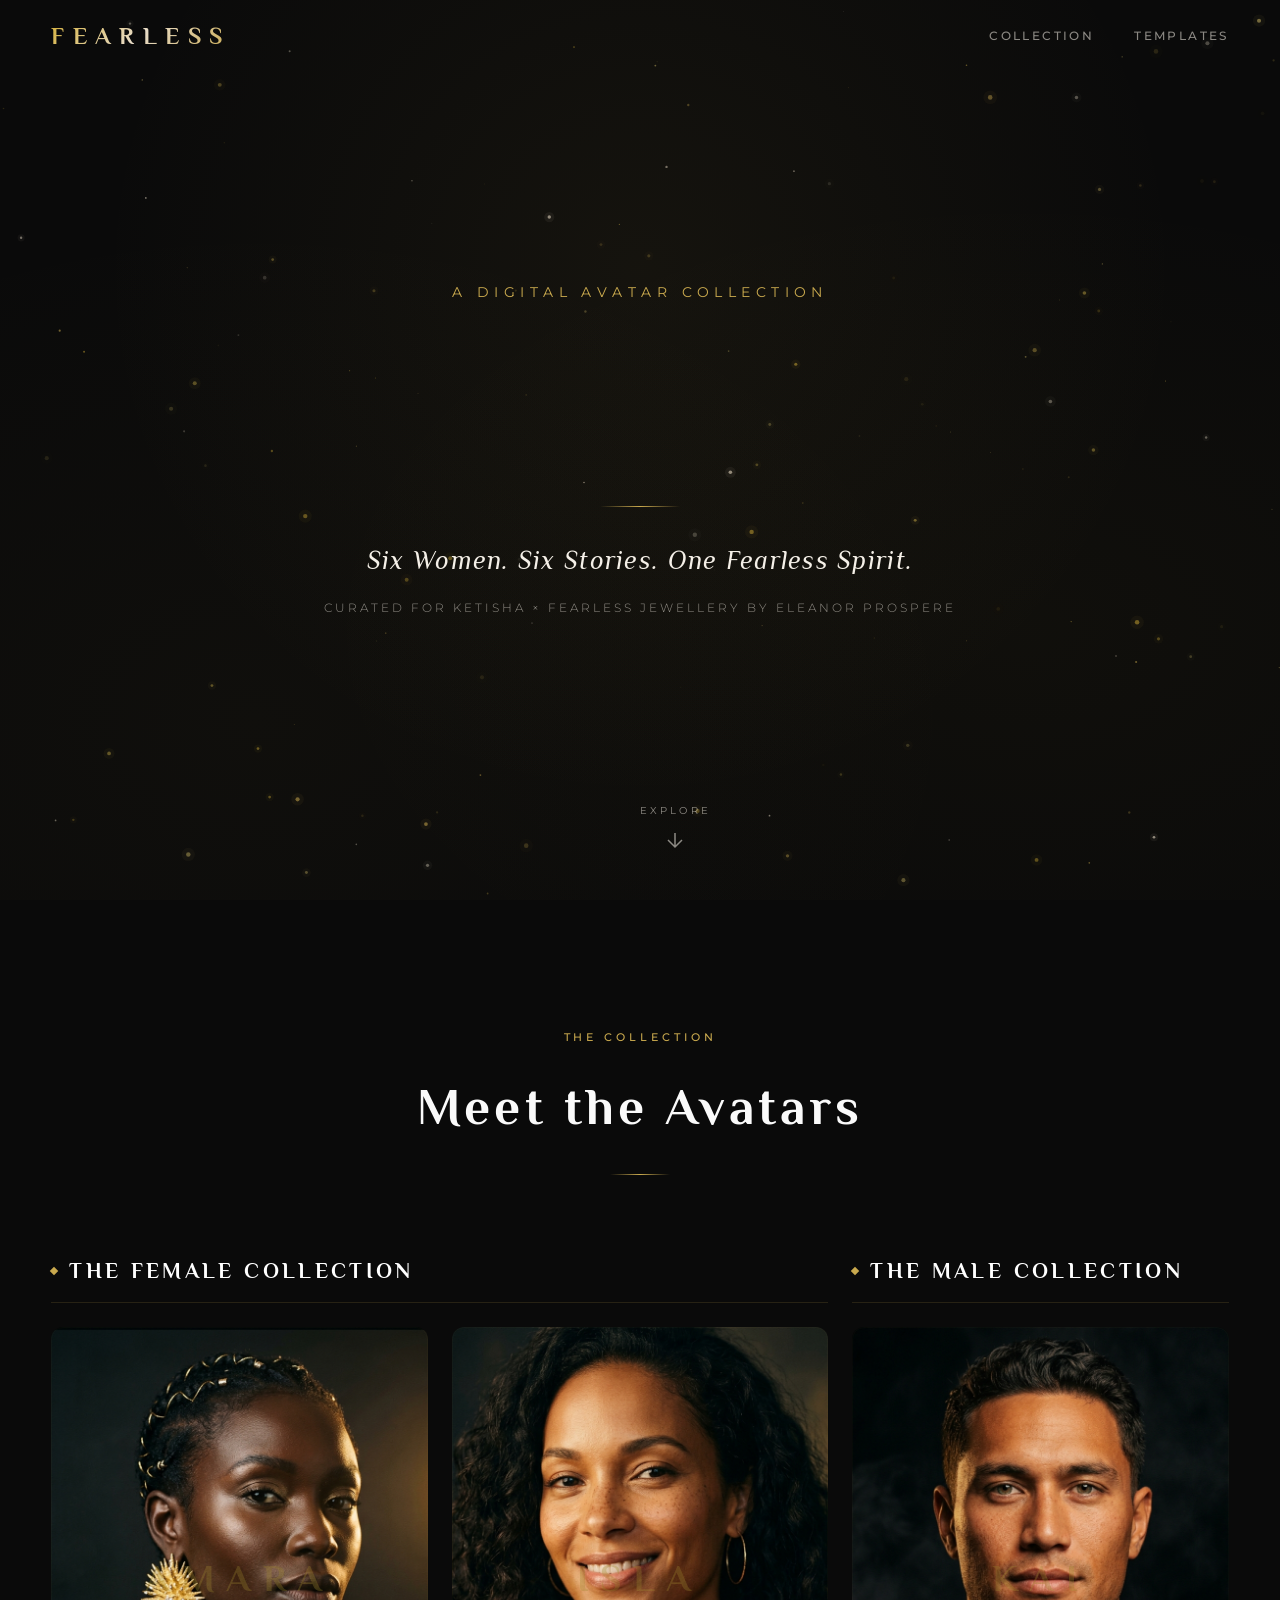
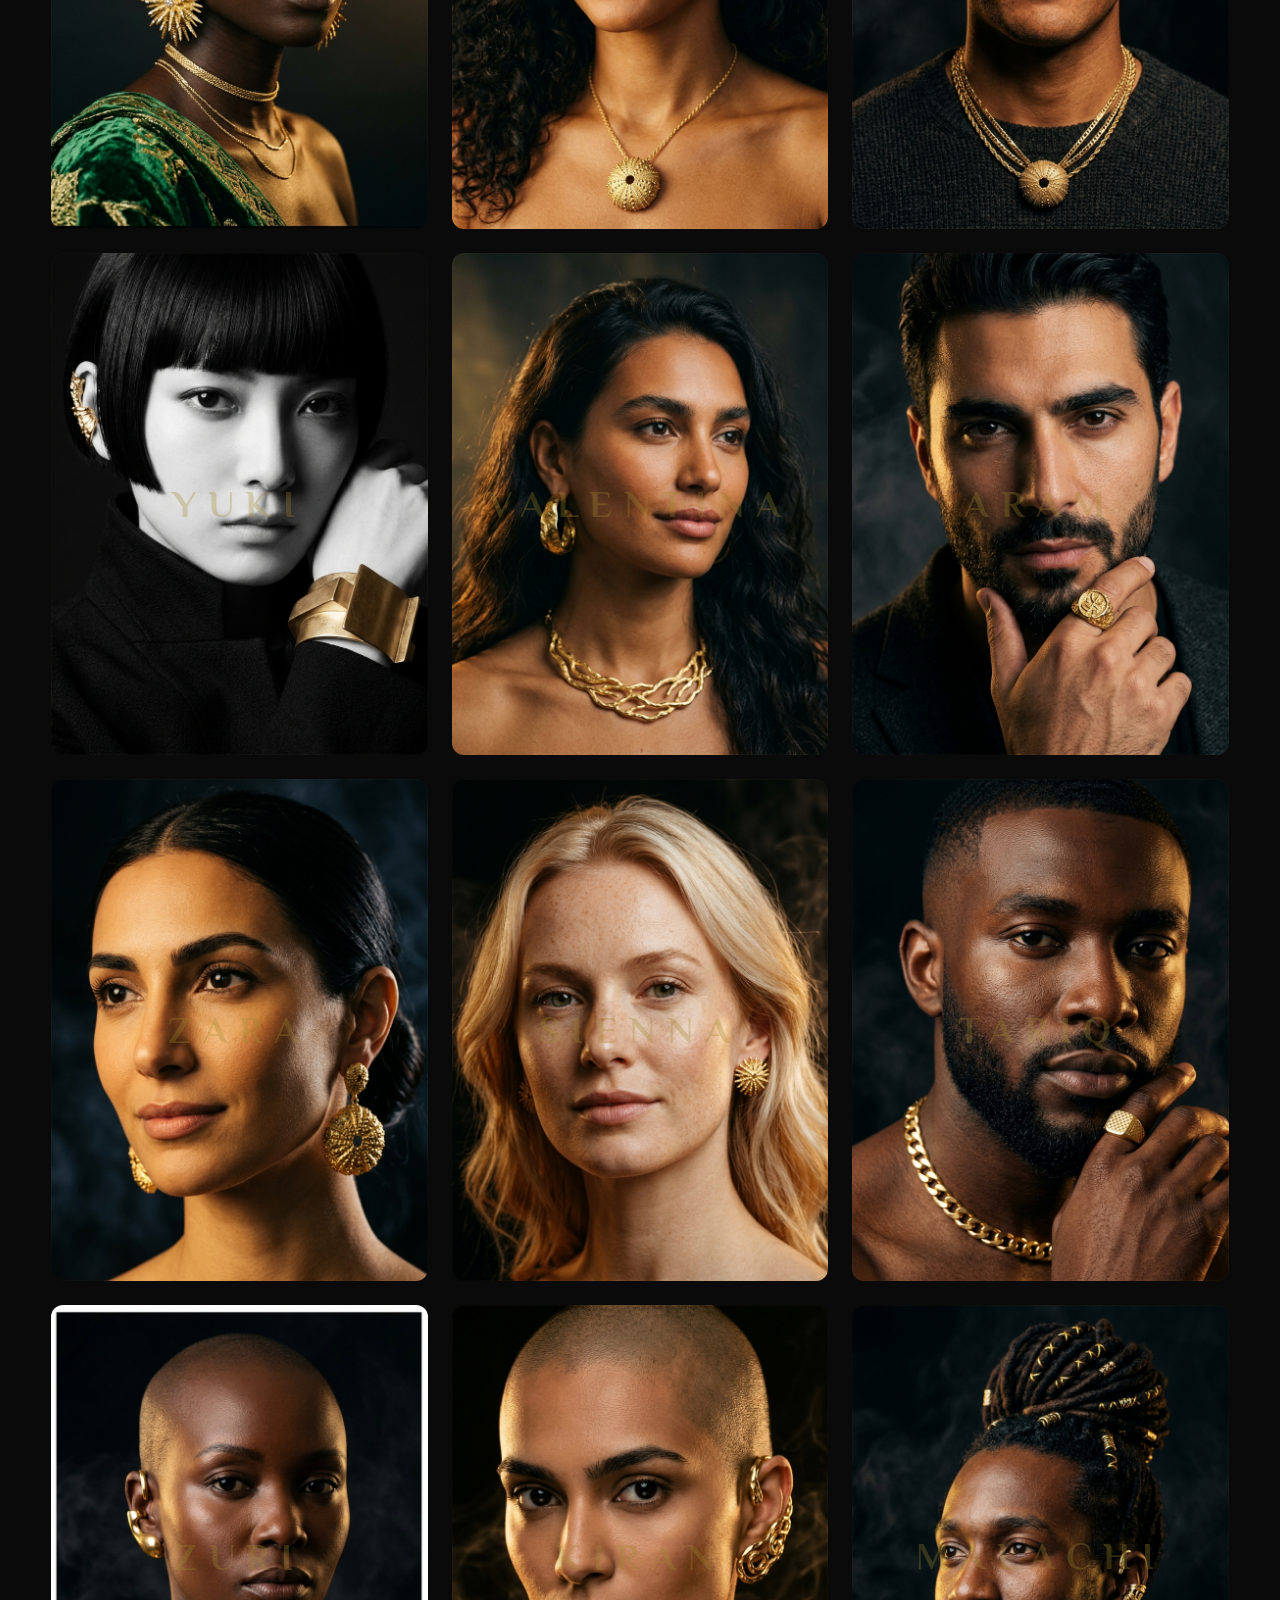
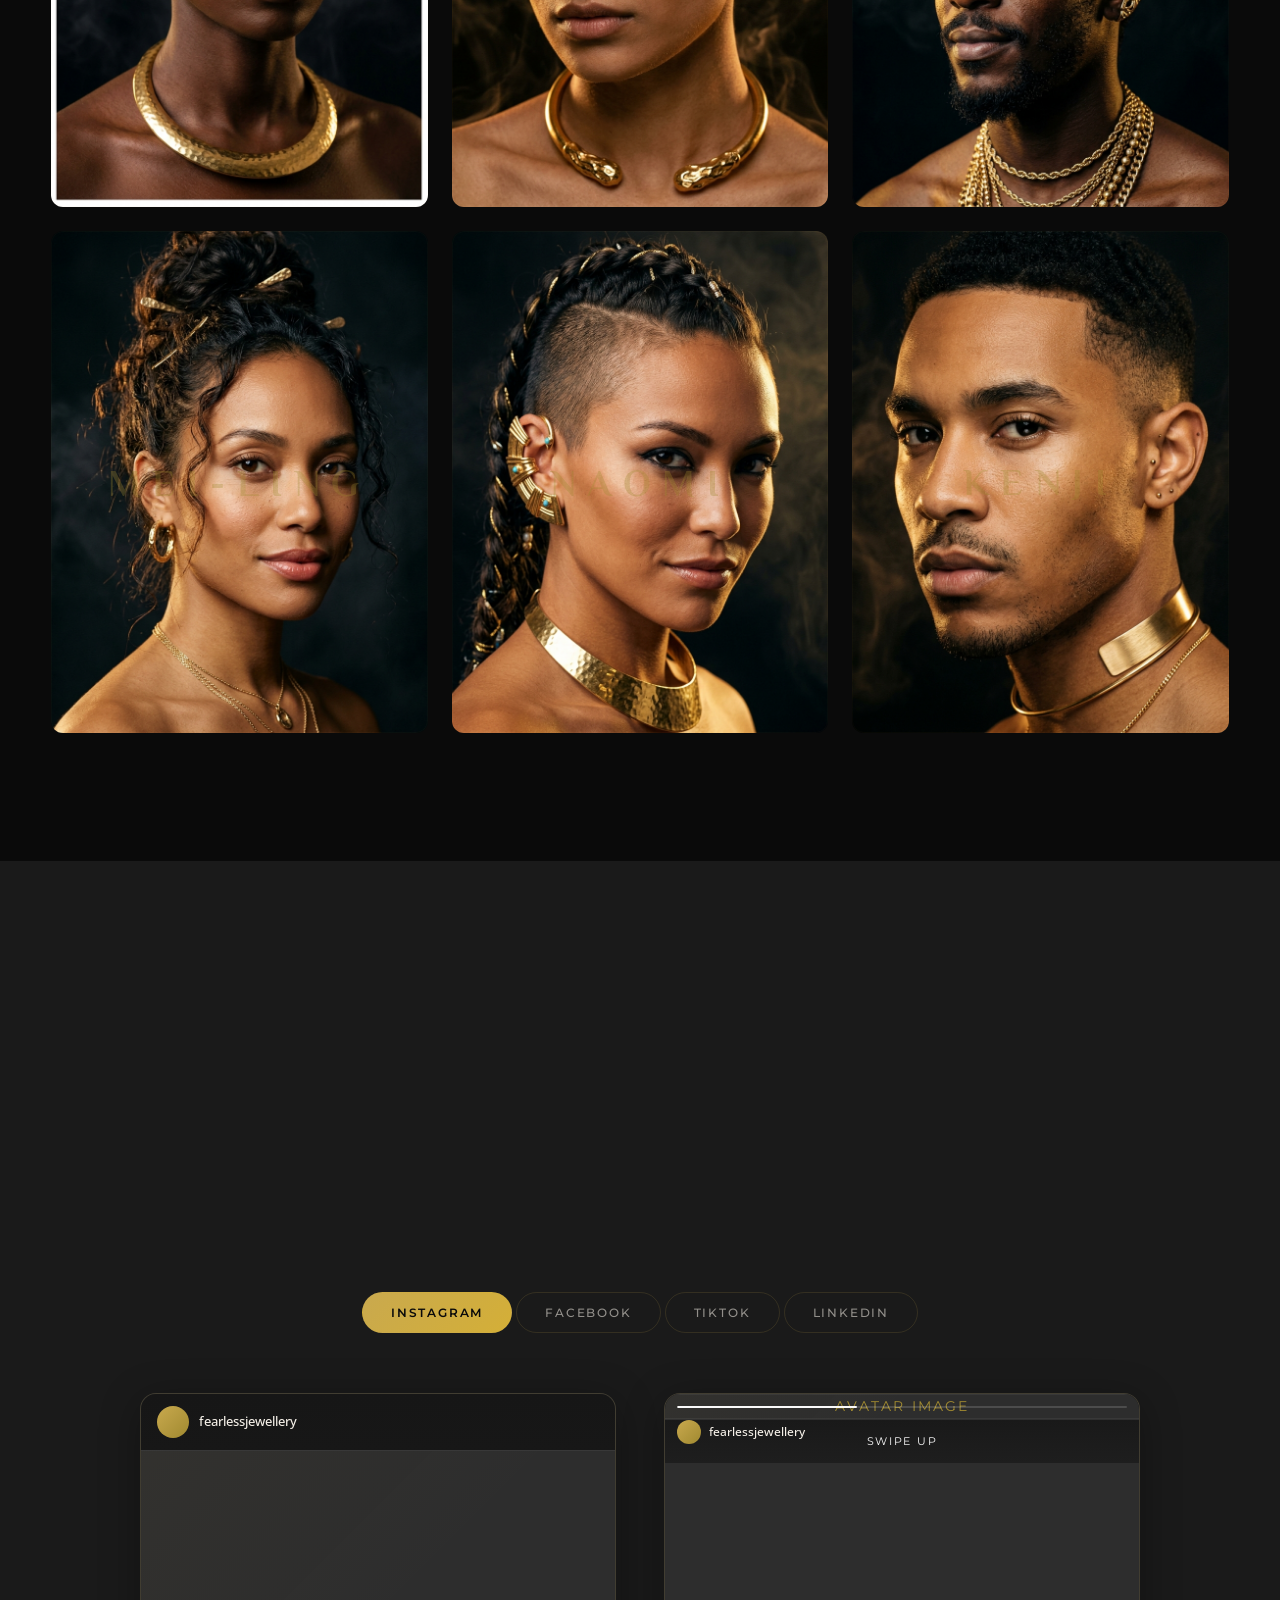
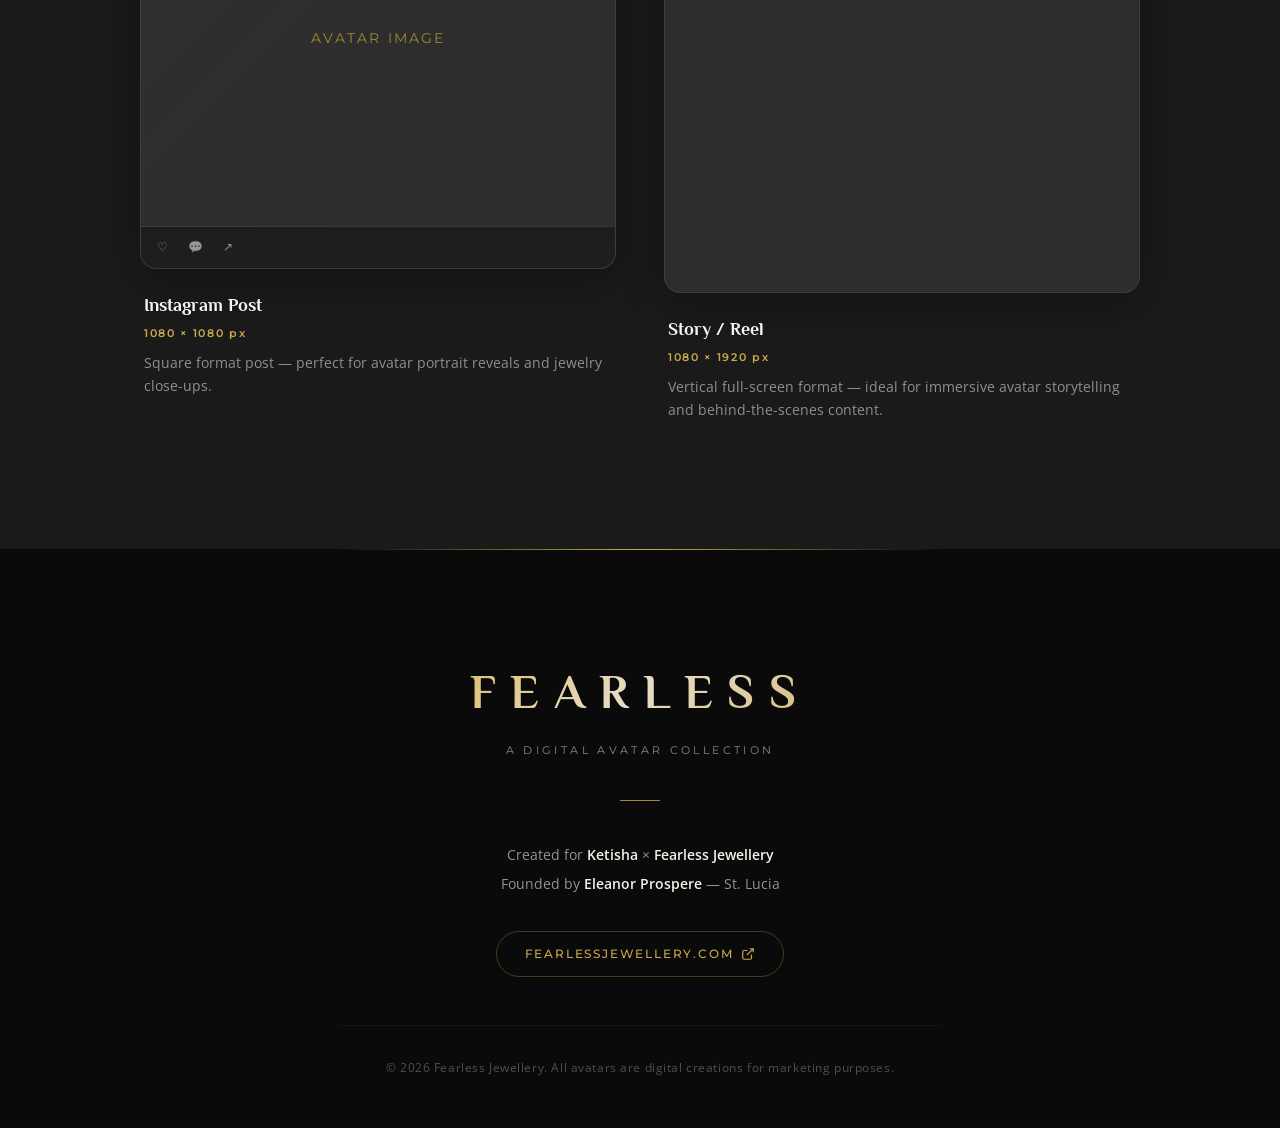
<file: index.html>
<!DOCTYPE html>
<html lang="en">
<head>
  <meta charset="UTF-8" />
  <meta name="viewport" content="width=device-width, initial-scale=1.0" />
  <title>FEARLESS — A Digital Avatar Collection</title>
  <link rel="preconnect" href="https://fonts.googleapis.com" />
  <link rel="preconnect" href="https://fonts.gstatic.com" crossorigin />
  <link href="https://fonts.googleapis.com/css2?family=Montserrat:wght@300;400;500;600;700&family=Open+Sans:wght@300;400;500;600&family=Philosopher:ital,wght@0,400;0,700;1,400;1,700&display=swap" rel="stylesheet" />
  <link rel="stylesheet" href="index.css" />
</head>
<body>

  <!-- ═══════════════════════════════════════════════════════ -->
  <!-- NAVIGATION                                              -->
  <!-- ═══════════════════════════════════════════════════════ -->
  <nav class="nav" id="nav">
    <a href="#hero" class="nav__logo">FEARLESS</a>
    <div class="nav__links">
      <a href="#gallery" class="nav__link">Collection</a>
      <a href="#social" class="nav__link">Templates</a>
    </div>
    <button class="nav__hamburger" id="hamburger" aria-label="Toggle menu">
      <span></span><span></span><span></span>
    </button>
  </nav>

  <!-- ═══════════════════════════════════════════════════════ -->
  <!-- SECTION 1 — HERO                                        -->
  <!-- ═══════════════════════════════════════════════════════ -->
  <section class="hero" id="hero">
    <canvas class="hero__particles" id="particleCanvas"></canvas>
    <div class="hero__overlay"></div>
    <div class="hero__content">
      <p class="hero__pre-title reveal">A Digital Avatar Collection</p>
      <h1 class="hero__title reveal">
        <span class="hero__letter" data-delay="0">F</span><span class="hero__letter" data-delay="1">E</span><span class="hero__letter" data-delay="2">A</span><span class="hero__letter" data-delay="3">R</span><span class="hero__letter" data-delay="4">L</span><span class="hero__letter" data-delay="5">E</span><span class="hero__letter" data-delay="6">S</span><span class="hero__letter" data-delay="7">S</span>
      </h1>
      <div class="hero__line reveal"></div>
      <p class="hero__tagline reveal">Six Women. Six Stories. One Fearless Spirit.</p>
      <p class="hero__sub reveal">Curated for Ketisha &times; Fearless Jewellery by Eleanor Prospere</p>
    </div>
    <a href="#gallery" class="hero__scroll-indicator" aria-label="Scroll down">
      <span class="hero__scroll-text">Explore</span>
      <div class="hero__scroll-arrow">
        <svg width="24" height="24" viewBox="0 0 24 24" fill="none" stroke="currentColor" stroke-width="1.5">
          <path d="M12 5v14M5 12l7 7 7-7" />
        </svg>
      </div>
    </a>
  </section>

  <!-- ═══════════════════════════════════════════════════════ -->
  <!-- SECTION 2 — AVATAR GALLERY GRID                         -->
  <!-- ═══════════════════════════════════════════════════════ -->
  <section class="gallery" id="gallery">
    <div class="section-header reveal">
      <p class="section-label">The Collection</p>
      <h2 class="section-title">Meet the Avatars</h2>
      <div class="section-divider"></div>
    </div>

    <div class="gallery__split-container">
      <!-- FEMALE GROUP -->
      <div class="gallery__group gallery__group--female">
        <h3 class="gallery__group-heading">The Female Collection</h3>
        <div class="gallery__grid">
          <!-- AMARA -->
          <a href="avatar.html?id=amara" class="gallery__card reveal" data-avatar="amara">
            <div class="gallery__card-image" style="--placeholder-hue: 35;">
              <img src="images/amara_closeup_1.png" alt="Amara — The Visionary" loading="lazy" onerror="this.style.display='none';" />
              <div class="gallery__card-placeholder">AMARA</div>
            </div>
            <div class="gallery__card-overlay">
              <div class="gallery__card-glass">
                <span class="gallery__card-name">Amara</span>
                <span class="gallery__card-title">The Visionary</span>
                <span class="gallery__card-origin">West Africa</span>
              </div>
            </div>
          </a>

          <!-- ISLA -->
          <a href="avatar.html?id=isla" class="gallery__card reveal" data-avatar="isla">
            <div class="gallery__card-image" style="--placeholder-hue: 180;">
              <img src="images/isla_closeup_1.png" alt="Isla — The Cultural Curator" loading="lazy" onerror="this.style.display='none';" />
              <div class="gallery__card-placeholder">ISLA</div>
            </div>
            <div class="gallery__card-overlay">
              <div class="gallery__card-glass">
                <span class="gallery__card-name">Isla</span>
                <span class="gallery__card-title">The Cultural Curator</span>
                <span class="gallery__card-origin">Caribbean</span>
              </div>
            </div>
          </a>

          <!-- YUKI -->
          <a href="avatar.html?id=yuki" class="gallery__card reveal" data-avatar="yuki">
            <div class="gallery__card-image" style="--placeholder-hue: 260;">
              <img src="images/yuki_closeup_1.png" alt="Yuki — The Minimalist Rebel" loading="lazy" onerror="this.style.display='none';" />
              <div class="gallery__card-placeholder">YUKI</div>
            </div>
            <div class="gallery__card-overlay">
              <div class="gallery__card-glass">
                <span class="gallery__card-name">Yuki</span>
                <span class="gallery__card-title">The Minimalist Rebel</span>
                <span class="gallery__card-origin">East Asia</span>
              </div>
            </div>
          </a>

          <!-- VALENTINA -->
          <a href="avatar.html?id=valentina" class="gallery__card reveal" data-avatar="valentina">
            <div class="gallery__card-image" style="--placeholder-hue: 15;">
              <img src="images/valentina_closeup_1.png" alt="Valentina — The Passionate Creator" loading="lazy" onerror="this.style.display='none';" />
              <div class="gallery__card-placeholder">VALENTINA</div>
            </div>
            <div class="gallery__card-overlay">
              <div class="gallery__card-glass">
                <span class="gallery__card-name">Valentina</span>
                <span class="gallery__card-title">The Passionate Creator</span>
                <span class="gallery__card-origin">South America</span>
              </div>
            </div>
          </a>

          <!-- ZARA -->
          <a href="avatar.html?id=zara" class="gallery__card reveal" data-avatar="zara">
            <div class="gallery__card-image" style="--placeholder-hue: 320;">
              <img src="images/zara_closeup_1.png" alt="Zara — The Elegant Disruptor" loading="lazy" onerror="this.style.display='none';" />
              <div class="gallery__card-placeholder">ZARA</div>
            </div>
            <div class="gallery__card-overlay">
              <div class="gallery__card-glass">
                <span class="gallery__card-name">Zara</span>
                <span class="gallery__card-title">The Elegant Disruptor</span>
                <span class="gallery__card-origin">Middle East / North Africa</span>
              </div>
            </div>
          </a>

          <!-- SIENNA -->
          <a href="avatar.html?id=sienna" class="gallery__card reveal" data-avatar="sienna">
            <div class="gallery__card-image" style="--placeholder-hue: 20;">
              <img src="images/sienna_closeup_1.png" alt="Sienna — The Modern Icon" loading="lazy" onerror="this.style.display='none';" />
              <div class="gallery__card-placeholder">SIENNA</div>
            </div>
            <div class="gallery__card-overlay">
              <div class="gallery__card-glass">
                <span class="gallery__card-name">Sienna</span>
                <span class="gallery__card-title">The Modern Icon</span>
                <span class="gallery__card-origin">Northern Europe</span>
              </div>
            </div>
          </a>

          <!-- ZURI -->
          <a href="avatar.html?id=zuri" class="gallery__card reveal" data-avatar="zuri">
            <div class="gallery__card-image" style="--placeholder-hue: 10;">
              <img src="images/zuri_closeup_1.png" alt="Zuri — The Modern Sovereign" loading="lazy" onerror="this.style.display='none';" />
              <div class="gallery__card-placeholder">ZURI</div>
            </div>
            <div class="gallery__card-overlay">
              <div class="gallery__card-glass">
                <span class="gallery__card-name">Zuri</span>
                <span class="gallery__card-title">The Modern Sovereign</span>
                <span class="gallery__card-origin">East Africa</span>
              </div>
            </div>
          </a>

          <!-- KIRAN -->
          <a href="avatar.html?id=kiran" class="gallery__card reveal" data-avatar="kiran">
            <div class="gallery__card-image" style="--placeholder-hue: 200;">
              <img src="images/kiran_closeup_1.png" alt="Kiran — The Avant-Garde Sculptor" loading="lazy" onerror="this.style.display='none';" />
              <div class="gallery__card-placeholder">KIRAN</div>
            </div>
            <div class="gallery__card-overlay">
              <div class="gallery__card-glass">
                <span class="gallery__card-name">Kiran</span>
                <span class="gallery__card-title">The Avant-Garde Sculptor</span>
                <span class="gallery__card-origin">South Asia</span>
              </div>
            </div>
          </a>

          <!-- MEI-LING -->
          <a href="avatar.html?id=meiling" class="gallery__card reveal" data-avatar="meiling">
            <div class="gallery__card-image" style="--placeholder-hue: 330;">
              <img src="images/meiling_closeup_1.png" alt="Mei-Ling — The Culinary Alchemist" loading="lazy" onerror="this.style.display='none';" />
              <div class="gallery__card-placeholder">MEI-LING</div>
            </div>
            <div class="gallery__card-overlay">
              <div class="gallery__card-glass">
                <span class="gallery__card-name">Mei-Ling</span>
                <span class="gallery__card-title">The Culinary Alchemist</span>
                <span class="gallery__card-origin">Mixed Black / East Asian</span>
              </div>
            </div>
          </a>

          <!-- NAOMI -->
          <a href="avatar.html?id=naomi" class="gallery__card reveal" data-avatar="naomi">
            <div class="gallery__card-image" style="--placeholder-hue: 45;">
              <img src="images/naomi_closeup_1.png" alt="Naomi — The Cyber-Punk Activist" loading="lazy" onerror="this.style.display='none';" />
              <div class="gallery__card-placeholder">NAOMI</div>
            </div>
            <div class="gallery__card-overlay">
              <div class="gallery__card-glass">
                <span class="gallery__card-name">Naomi</span>
                <span class="gallery__card-title">The Cyber-Punk Activist</span>
                <span class="gallery__card-origin">Indigenous / Scandinavian</span>
              </div>
            </div>
          </a>
        </div>
      </div>

      <!-- MALE GROUP -->
      <div class="gallery__group gallery__group--male">
        <h3 class="gallery__group-heading">The Male Collection</h3>
        <div class="gallery__grid">
          <!-- KAI -->
          <a href="avatar.html?id=kai" class="gallery__card reveal" data-avatar="kai">
            <div class="gallery__card-image" style="--placeholder-hue: 140;">
              <img src="images/kai_closeup_1.png" alt="Kai — The Maritime Visionary" loading="lazy" onerror="this.style.display='none';" />
              <div class="gallery__card-placeholder">KAI</div>
            </div>
            <div class="gallery__card-overlay">
              <div class="gallery__card-glass">
                <span class="gallery__card-name">Kai</span>
                <span class="gallery__card-title">The Maritime Visionary</span>
                <span class="gallery__card-origin">Pacific Islands / East Asia</span>
              </div>
            </div>
          </a>

          <!-- ARAM -->
          <a href="avatar.html?id=aram" class="gallery__card reveal" data-avatar="aram">
            <div class="gallery__card-image" style="--placeholder-hue: 300;">
              <img src="images/aram_closeup_1.png" alt="Aram — The Heritage Architect" loading="lazy" onerror="this.style.display='none';" />
              <div class="gallery__card-placeholder">ARAM</div>
            </div>
            <div class="gallery__card-overlay">
              <div class="gallery__card-glass">
                <span class="gallery__card-name">Aram</span>
                <span class="gallery__card-title">The Heritage Architect</span>
                <span class="gallery__card-origin">Levant</span>
              </div>
            </div>
          </a>

          <!-- TARIQ -->
          <a href="avatar.html?id=tariq" class="gallery__card reveal" data-avatar="tariq">
            <div class="gallery__card-image" style="--placeholder-hue: 30;">
              <img src="images/tariq_closeup_1.png" alt="Tariq — The Heritage Pioneer" loading="lazy" onerror="this.style.display='none';" />
              <div class="gallery__card-placeholder">TARIQ</div>
            </div>
            <div class="gallery__card-overlay">
              <div class="gallery__card-glass">
                <span class="gallery__card-name">Tariq</span>
                <span class="gallery__card-title">The Heritage Pioneer</span>
                <span class="gallery__card-origin">West Africa</span>
              </div>
            </div>
          </a>

          <!-- MALACHI -->
          <a href="avatar.html?id=malachi" class="gallery__card reveal" data-avatar="malachi">
            <div class="gallery__card-image" style="--placeholder-hue: 120;">
              <img src="images/malachi_closeup_1.png" alt="Malachi — The Rhythmic Curator" loading="lazy" onerror="this.style.display='none';" />
              <div class="gallery__card-placeholder">MALACHI</div>
            </div>
            <div class="gallery__card-overlay">
              <div class="gallery__card-glass">
                <span class="gallery__card-name">Malachi</span>
                <span class="gallery__card-title">The Rhythmic Curator</span>
                <span class="gallery__card-origin">Caribbean</span>
              </div>
            </div>
          </a>

          <!-- KENJI -->
          <a href="avatar.html?id=kenji" class="gallery__card reveal" data-avatar="kenji">
            <div class="gallery__card-image" style="--placeholder-hue: 180;">
              <img src="images/kenji_closeup_1.png" alt="Kenji — The Tech Philanthropist" loading="lazy" onerror="this.style.display='none';" />
              <div class="gallery__card-placeholder">KENJI</div>
            </div>
            <div class="gallery__card-overlay">
              <div class="gallery__card-glass">
                <span class="gallery__card-name">Kenji</span>
                <span class="gallery__card-title">The Tech Philanthropist</span>
                <span class="gallery__card-origin">Mixed Black / East Asian</span>
              </div>
            </div>
          </a>
        </div>
      </div>
    </div>
  </section>

  <!-- ═══════════════════════════════════════════════════════ -->
  <!-- SECTION 4 — SOCIAL MEDIA TEMPLATES                      -->
  <!-- ═══════════════════════════════════════════════════════ -->
  <section class="social" id="social">
    <div class="section-header reveal">
      <p class="section-label">Digital Marketing</p>
      <h2 class="section-title">Social Media Templates</h2>
      <div class="section-divider"></div>
      <p class="section-subtitle">Platform-optimized templates ready for deployment across all major social channels.</p>
    </div>

    <!-- Tabs -->
    <div class="social__tabs reveal">
      <button class="social__tab active" data-platform="instagram">Instagram</button>
      <button class="social__tab" data-platform="facebook">Facebook</button>
      <button class="social__tab" data-platform="tiktok">TikTok</button>
      <button class="social__tab" data-platform="linkedin">LinkedIn</button>
    </div>

    <!-- Tab Panels -->
    <div class="social__panels">

      <!-- Instagram -->
      <div class="social__panel active" data-platform="instagram">
        <div class="social__template-grid">
          <div class="social__template reveal">
            <div class="social__template-frame" style="--aspect: 1 / 1;">
              <div class="social__template-mockup">
                <div class="social__template-header">
                  <div class="social__template-avatar-circle"></div>
                  <span>fearlessjewellery</span>
                </div>
                <div class="social__template-image-area">
                  <span>Avatar Image</span>
                </div>
                <div class="social__template-footer-bar">
                  <span>♡</span><span>💬</span><span>↗</span>
                </div>
              </div>
            </div>
            <div class="social__template-info">
              <h4>Instagram Post</h4>
              <span class="social__template-size">1080 × 1080 px</span>
              <p>Square format post — perfect for avatar portrait reveals and jewelry close-ups.</p>
            </div>
          </div>
          <div class="social__template reveal">
            <div class="social__template-frame" style="--aspect: 9 / 16;">
              <div class="social__template-mockup social__template-mockup--story">
                <div class="social__template-story-top">
                  <div class="social__template-progress"></div>
                  <div class="social__template-story-header">
                    <div class="social__template-avatar-circle small"></div>
                    <span>fearlessjewellery</span>
                  </div>
                </div>
                <div class="social__template-image-area">
                  <span>Avatar Image</span>
                </div>
                <div class="social__template-story-cta">Swipe Up</div>
              </div>
            </div>
            <div class="social__template-info">
              <h4>Story / Reel</h4>
              <span class="social__template-size">1080 × 1920 px</span>
              <p>Vertical full-screen format — ideal for immersive avatar storytelling and behind-the-scenes content.</p>
            </div>
          </div>
        </div>
      </div>

      <!-- Facebook -->
      <div class="social__panel" data-platform="facebook">
        <div class="social__template-grid">
          <div class="social__template reveal">
            <div class="social__template-frame" style="--aspect: 1200 / 630;">
              <div class="social__template-mockup social__template-mockup--fb">
                <div class="social__template-header">
                  <div class="social__template-avatar-circle"></div>
                  <div>
                    <span style="font-weight:600;">Fearless Jewellery</span>
                    <small style="display:block;opacity:.5;font-size:10px;">Sponsored · 🌍</small>
                  </div>
                </div>
                <div class="social__template-image-area">
                  <span>Avatar Image</span>
                </div>
                <div class="social__template-footer-bar">
                  <span>👍 Like</span><span>💬 Comment</span><span>↗ Share</span>
                </div>
              </div>
            </div>
            <div class="social__template-info">
              <h4>Facebook Post</h4>
              <span class="social__template-size">1200 × 630 px</span>
              <p>Landscape link-share format — optimized for feed visibility and engagement.</p>
            </div>
          </div>
          <div class="social__template reveal">
            <div class="social__template-frame" style="--aspect: 820 / 312;">
              <div class="social__template-mockup social__template-mockup--cover">
                <div class="social__template-image-area">
                  <span>Cover Photo</span>
                  <small>Fearless Jewellery — Avatar Collection</small>
                </div>
              </div>
            </div>
            <div class="social__template-info">
              <h4>Facebook Cover</h4>
              <span class="social__template-size">820 × 312 px</span>
              <p>Ultra-wide banner format — showcases multiple avatars in a panoramic composition.</p>
            </div>
          </div>
        </div>
      </div>

      <!-- TikTok -->
      <div class="social__panel" data-platform="tiktok">
        <div class="social__template-grid social__template-grid--centered">
          <div class="social__template reveal">
            <div class="social__template-frame" style="--aspect: 9 / 16;">
              <div class="social__template-mockup social__template-mockup--tiktok">
                <div class="social__template-image-area">
                  <span>Avatar Video Cover</span>
                </div>
                <div class="social__template-tiktok-side">
                  <span>♡</span>
                  <span>💬</span>
                  <span>↗</span>
                  <div class="social__template-avatar-circle small"></div>
                </div>
                <div class="social__template-tiktok-bottom">
                  <strong>@fearlessjewellery</strong>
                  <p>Meet AMARA — The Visionary ✨ #FearlessJewellery #DigitalAvatar</p>
                  <div class="social__template-tiktok-music">🎵 Original Sound - Fearless</div>
                </div>
              </div>
            </div>
            <div class="social__template-info">
              <h4>TikTok Cover</h4>
              <span class="social__template-size">1080 × 1920 px</span>
              <p>Vertical video cover — designed for maximum impact in the TikTok feed with bold avatar reveals.</p>
            </div>
          </div>
        </div>
      </div>

      <!-- LinkedIn -->
      <div class="social__panel" data-platform="linkedin">
        <div class="social__template-grid social__template-grid--centered">
          <div class="social__template reveal">
            <div class="social__template-frame" style="--aspect: 1200 / 627;">
              <div class="social__template-mockup social__template-mockup--linkedin">
                <div class="social__template-header">
                  <div class="social__template-avatar-circle"></div>
                  <div>
                    <span style="font-weight:600;">Fearless Jewellery</span>
                    <small style="display:block;opacity:.5;font-size:10px;">1,234 followers · Luxury Brand</small>
                  </div>
                </div>
                <div class="social__template-image-area">
                  <span>Avatar Image</span>
                  <small>Professional Brand Storytelling</small>
                </div>
                <div class="social__template-footer-bar">
                  <span>👍 Like</span><span>💬 Comment</span><span>🔄 Repost</span><span>↗ Send</span>
                </div>
              </div>
            </div>
            <div class="social__template-info">
              <h4>LinkedIn Post</h4>
              <span class="social__template-size">1200 × 627 px</span>
              <p>Professional landscape format — positions the avatar collection as a premium brand narrative for B2B and industry audiences.</p>
            </div>
          </div>
        </div>
      </div>
    </div>
  </section>

  <!-- ═══════════════════════════════════════════════════════ -->
  <!-- SECTION 5 — FOOTER                                      -->
  <!-- ═══════════════════════════════════════════════════════ -->
  <footer class="footer" id="footer">
    <div class="footer__glow"></div>
    <div class="footer__content">
      <div class="footer__brand">
        <h2 class="footer__logo">FEARLESS</h2>
        <p class="footer__tagline">A Digital Avatar Collection</p>
      </div>
      <div class="footer__divider"></div>
      <div class="footer__credits">
        <p>Created for <strong>Ketisha</strong> &times; <strong>Fearless Jewellery</strong></p>
        <p>Founded by <strong>Eleanor Prospere</strong> &mdash; St. Lucia</p>
      </div>
      <div class="footer__links">
        <a href="https://fearlessjewellery.com" target="_blank" rel="noopener noreferrer" class="footer__link">
          fearlessjewellery.com
          <svg width="14" height="14" viewBox="0 0 24 24" fill="none" stroke="currentColor" stroke-width="2">
            <path d="M18 13v6a2 2 0 01-2 2H5a2 2 0 01-2-2V8a2 2 0 012-2h6M15 3h6v6M10 14L21 3" />
          </svg>
        </a>
      </div>
      <div class="footer__bottom">
        <p>&copy; 2026 Fearless Jewellery. All avatars are digital creations for marketing purposes.</p>
      </div>
    </div>
  </footer>

  <script src="common.js"></script>
  <script src="index.js"></script>
</body>
</html>
</file>
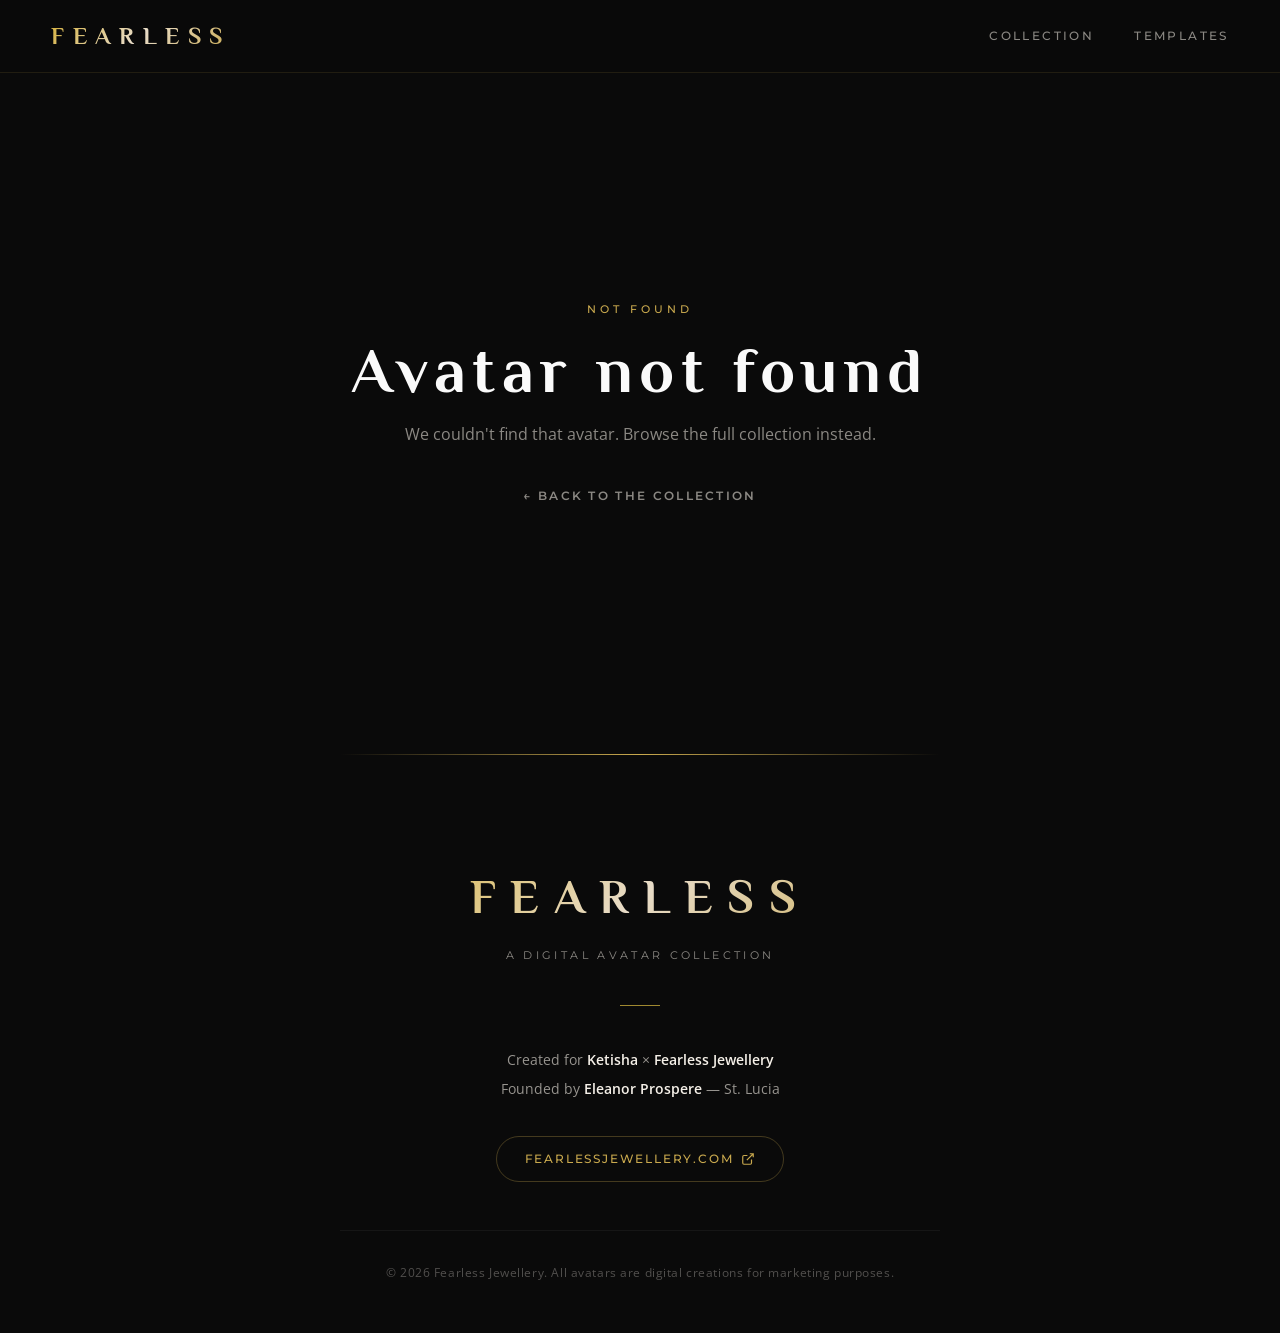
<file: avatar.html>
<!DOCTYPE html>
<html lang="en">
<head>
  <meta charset="UTF-8" />
  <meta name="viewport" content="width=device-width, initial-scale=1.0" />
  <title>Avatar Profile — FEARLESS</title>
  <link rel="preconnect" href="https://fonts.googleapis.com" />
  <link rel="preconnect" href="https://fonts.gstatic.com" crossorigin />
  <link href="https://fonts.googleapis.com/css2?family=Montserrat:wght@300;400;500;600;700&family=Open+Sans:wght@300;400;500;600&family=Philosopher:ital,wght@0,400;0,700;1,400;1,700&display=swap" rel="stylesheet" />
  <link rel="stylesheet" href="index.css" />
</head>
<body class="subpage">

  <!-- ═══════════════════════════════════════════════════════ -->
  <!-- NAVIGATION                                              -->
  <!-- ═══════════════════════════════════════════════════════ -->
  <nav class="nav scrolled" id="nav">
    <a href="index.html#hero" class="nav__logo">FEARLESS</a>
    <div class="nav__links">
      <a href="index.html#gallery" class="nav__link">Collection</a>
      <a href="index.html#social" class="nav__link">Templates</a>
    </div>
    <button class="nav__hamburger" id="hamburger" aria-label="Toggle menu">
      <span></span><span></span><span></span>
    </button>
  </nav>

  <!-- ═══════════════════════════════════════════════════════ -->
  <!-- AVATAR PROFILE (rendered from ?id= by avatar.js)        -->
  <!-- ═══════════════════════════════════════════════════════ -->
  <main class="profile-main">
    <section class="avatar-profile" id="profile" data-profile-page></section>
  </main>

  <!-- ═══════════════════════════════════════════════════════ -->
  <!-- FOOTER                                                  -->
  <!-- ═══════════════════════════════════════════════════════ -->
  <footer class="footer" id="footer">
    <div class="footer__glow"></div>
    <div class="footer__content">
      <div class="footer__brand">
        <h2 class="footer__logo">FEARLESS</h2>
        <p class="footer__tagline">A Digital Avatar Collection</p>
      </div>
      <div class="footer__divider"></div>
      <div class="footer__credits">
        <p>Created for <strong>Ketisha</strong> &times; <strong>Fearless Jewellery</strong></p>
        <p>Founded by <strong>Eleanor Prospere</strong> &mdash; St. Lucia</p>
      </div>
      <div class="footer__links">
        <a href="https://fearlessjewellery.com" target="_blank" rel="noopener noreferrer" class="footer__link">
          fearlessjewellery.com
          <svg width="14" height="14" viewBox="0 0 24 24" fill="none" stroke="currentColor" stroke-width="2">
            <path d="M18 13v6a2 2 0 01-2 2H5a2 2 0 01-2-2V8a2 2 0 012-2h6M15 3h6v6M10 14L21 3" />
          </svg>
        </a>
      </div>
      <div class="footer__bottom">
        <p>&copy; 2026 Fearless Jewellery. All avatars are digital creations for marketing purposes.</p>
      </div>
    </div>
  </footer>

  <script src="avatars.js"></script>
  <script src="common.js"></script>
  <script src="avatar.js"></script>
</body>
</html>
</file>
<file: index.css>
/* ═══════════════════════════════════════════════════════════════
   FEARLESS JEWELLERY — Digital Avatar Lookbook
   Premium Luxury Stylesheet
   ═══════════════════════════════════════════════════════════════ */

/* ─── CSS Custom Properties ─── */
:root {
  --black:        #0A0A0A;
  --charcoal:     #1A1A1A;
  --dark-gray:    #2D2D2D;
  --mid-gray:     #3A3A3A;
  --gold:         #C9A94E;
  --gold-bright:  #D4AF37;
  --gold-dim:     #A08930;
  --parchment:    #E8DCC8;
  --parchment-dark: #D4C5A9;
  --white:        #FAFAFA;
  --warm-white:   #F5F0E8;
  --text-muted:   rgba(245,240,232,0.55);

  --font-heading: 'Philosopher', Georgia, serif;
  --font-body:    'Open Sans', 'Segoe UI', sans-serif;
  --font-accent:  'Montserrat', 'Helvetica Neue', sans-serif;

  --ease-out-expo: cubic-bezier(0.16, 1, 0.3, 1);
  --ease-out-quart: cubic-bezier(0.25, 1, 0.5, 1);
  --transition-base: 0.4s var(--ease-out-expo);
  --transition-slow: 0.8s var(--ease-out-expo);

  --nav-height: 72px;
  --section-padding: clamp(80px, 10vw, 160px);
  --container-max: 1400px;
  --container-padding: clamp(20px, 4vw, 60px);
}

/* ─── Reset & Base ─── */
*, *::before, *::after {
  margin: 0;
  padding: 0;
  box-sizing: border-box;
}

html {
  scroll-behavior: smooth;
  font-size: 16px;
  -webkit-font-smoothing: antialiased;
  -moz-osx-font-smoothing: grayscale;
  width: 100%;
  overflow-x: hidden;
}

body {
  font-family: var(--font-body);
  background: var(--black);
  color: var(--warm-white);
  line-height: 1.7;
  position: relative;
  width: 100%;
  max-width: 100%;
  overflow-x: hidden;
}

::selection {
  background: var(--gold);
  color: var(--black);
}

img {
  display: block;
  max-width: 100%;
  height: auto;
}

a {
  color: inherit;
  text-decoration: none;
}

button {
  font-family: inherit;
  cursor: pointer;
  border: none;
  background: none;
  color: inherit;
}

/* ─── Scroll Reveal ─── */
.reveal {
  opacity: 0;
  transform: translateY(40px);
  transition: opacity 0.9s var(--ease-out-expo),
              transform 0.9s var(--ease-out-expo);
}

.reveal.visible {
  opacity: 1;
  transform: translateY(0);
}

/* ═══════════════════════════════════════════════════════════════
   NAVIGATION
   ═══════════════════════════════════════════════════════════════ */
.nav {
  position: fixed;
  top: 0;
  left: 0;
  right: 0;
  z-index: 1000;
  display: flex;
  align-items: center;
  justify-content: space-between;
  padding: 0 var(--container-padding);
  height: var(--nav-height);
  background: transparent;
  transition: background var(--transition-base), box-shadow var(--transition-base);
}

.nav.scrolled {
  background: rgba(10, 10, 10, 0.92);
  backdrop-filter: blur(20px) saturate(180%);
  -webkit-backdrop-filter: blur(20px) saturate(180%);
  box-shadow: 0 1px 0 rgba(201,169,78,0.12);
}

.nav__logo {
  font-family: var(--font-heading);
  font-size: 1.5rem;
  font-weight: 700;
  letter-spacing: 0.35em;
  background: linear-gradient(135deg, var(--gold-bright), var(--parchment), var(--gold));
  -webkit-background-clip: text;
  background-clip: text;
  -webkit-text-fill-color: transparent;
  transition: opacity var(--transition-base);
}

.nav__logo:hover {
  opacity: 0.8;
}

.nav__links {
  display: flex;
  gap: 2.5rem;
}

.nav__link {
  font-family: var(--font-accent);
  font-size: 0.75rem;
  font-weight: 500;
  letter-spacing: 0.2em;
  text-transform: uppercase;
  color: var(--text-muted);
  position: relative;
  padding: 4px 0;
  transition: color var(--transition-base);
}

.nav__link::after {
  content: '';
  position: absolute;
  bottom: 0;
  left: 0;
  width: 0;
  height: 1px;
  background: var(--gold);
  transition: width var(--transition-base);
}

.nav__link:hover {
  color: var(--gold);
}

.nav__link:hover::after {
  width: 100%;
}

.nav__hamburger {
  display: none;
  flex-direction: column;
  gap: 5px;
  padding: 8px;
}

.nav__hamburger span {
  display: block;
  width: 24px;
  height: 1.5px;
  background: var(--warm-white);
  transition: transform var(--transition-base), opacity var(--transition-base);
}

.nav__hamburger.open span:nth-child(1) {
  transform: translateY(6.5px) rotate(45deg);
}

.nav__hamburger.open span:nth-child(2) {
  opacity: 0;
}

.nav__hamburger.open span:nth-child(3) {
  transform: translateY(-6.5px) rotate(-45deg);
}

/* ═══════════════════════════════════════════════════════════════
   SECTION 1 — HERO
   ═══════════════════════════════════════════════════════════════ */
.hero {
  position: relative;
  height: 100vh;
  min-height: 700px;
  display: flex;
  align-items: center;
  justify-content: center;
  overflow: hidden;
  background: var(--black);
}

.hero__particles {
  position: absolute;
  inset: 0;
  width: 100%;
  height: 100%;
  z-index: 1;
}

.hero__overlay {
  position: absolute;
  inset: 0;
  z-index: 2;
  background:
    radial-gradient(ellipse at 50% 30%, rgba(201,169,78,0.06) 0%, transparent 60%),
    radial-gradient(ellipse at 20% 80%, rgba(201,169,78,0.03) 0%, transparent 50%),
    radial-gradient(ellipse at 80% 70%, rgba(212,175,55,0.03) 0%, transparent 50%);
}

.hero__content {
  position: relative;
  z-index: 3;
  text-align: center;
  padding: 0 var(--container-padding);
}

.hero__pre-title {
  font-family: var(--font-accent);
  font-size: clamp(0.65rem, 1.2vw, 0.85rem);
  font-weight: 400;
  letter-spacing: 0.4em;
  text-transform: uppercase;
  color: var(--gold);
  margin-bottom: 1.5rem;
  opacity: 0;
  animation: heroFadeUp 1.2s var(--ease-out-expo) 0.3s forwards;
}

.hero__title {
  font-family: var(--font-heading);
  font-size: clamp(4rem, 12vw, 10rem);
  font-weight: 700;
  letter-spacing: 0.25em;
  line-height: 1;
  margin-bottom: 1.5rem;
  background: linear-gradient(
    135deg,
    var(--gold-dim) 0%,
    var(--gold-bright) 25%,
    var(--parchment) 50%,
    var(--gold-bright) 75%,
    var(--gold-dim) 100%
  );
  background-size: 200% auto;
  -webkit-background-clip: text;
  background-clip: text;
  -webkit-text-fill-color: transparent;
  animation: shimmer 4s linear infinite;
}

.hero__letter {
  display: inline-block;
  opacity: 0;
  transform: translateY(60px) scale(0.8);
  animation: letterReveal 0.8s var(--ease-out-expo) forwards;
}

.hero__letter[data-delay="0"] { animation-delay: 0.5s; }
.hero__letter[data-delay="1"] { animation-delay: 0.6s; }
.hero__letter[data-delay="2"] { animation-delay: 0.7s; }
.hero__letter[data-delay="3"] { animation-delay: 0.8s; }
.hero__letter[data-delay="4"] { animation-delay: 0.9s; }
.hero__letter[data-delay="5"] { animation-delay: 1.0s; }
.hero__letter[data-delay="6"] { animation-delay: 1.1s; }
.hero__letter[data-delay="7"] { animation-delay: 1.2s; }

@keyframes letterReveal {
  to {
    opacity: 1;
    transform: translateY(0) scale(1);
  }
}

@keyframes shimmer {
  to { background-position: 200% center; }
}

.hero__line {
  width: 80px;
  height: 1px;
  background: linear-gradient(90deg, transparent, var(--gold), transparent);
  margin: 0 auto 2rem;
  opacity: 0;
  animation: heroFadeUp 1s var(--ease-out-expo) 1.6s forwards;
}

.hero__tagline {
  font-family: var(--font-heading);
  font-size: clamp(1.1rem, 2.5vw, 1.6rem);
  font-weight: 400;
  font-style: italic;
  color: var(--warm-white);
  letter-spacing: 0.05em;
  margin-bottom: 1rem;
  opacity: 0;
  animation: heroFadeUp 1s var(--ease-out-expo) 1.8s forwards;
}

.hero__sub {
  font-family: var(--font-accent);
  font-size: clamp(0.6rem, 1vw, 0.75rem);
  font-weight: 300;
  letter-spacing: 0.25em;
  text-transform: uppercase;
  color: var(--text-muted);
  opacity: 0;
  animation: heroFadeUp 1s var(--ease-out-expo) 2.1s forwards;
}

@keyframes heroFadeUp {
  from {
    opacity: 0;
    transform: translateY(30px);
  }
  to {
    opacity: 1;
    transform: translateY(0);
  }
}

.hero__scroll-indicator {
  position: absolute;
  bottom: 40px;
  left: 50%;
  transform: translateX(-50%);
  z-index: 3;
  display: flex;
  flex-direction: column;
  align-items: center;
  gap: 8px;
  color: var(--text-muted);
  transition: color var(--transition-base);
  opacity: 0;
  animation: heroFadeUp 1s var(--ease-out-expo) 2.5s forwards;
}

.hero__scroll-indicator:hover {
  color: var(--gold);
}

.hero__scroll-text {
  font-family: var(--font-accent);
  font-size: 0.65rem;
  letter-spacing: 0.3em;
  text-transform: uppercase;
}

.hero__scroll-arrow {
  animation: scrollBounce 2s ease-in-out infinite;
}

@keyframes scrollBounce {
  0%, 100% { transform: translateY(0); }
  50% { transform: translateY(8px); }
}

/* ═══════════════════════════════════════════════════════════════
   SHARED — Section Headers
   ═══════════════════════════════════════════════════════════════ */
.section-header {
  text-align: center;
  margin-bottom: clamp(50px, 6vw, 80px);
}

.section-label {
  font-family: var(--font-accent);
  font-size: 0.7rem;
  font-weight: 500;
  letter-spacing: 0.35em;
  text-transform: uppercase;
  color: var(--gold);
  margin-bottom: 1rem;
}

.section-title {
  font-family: var(--font-heading);
  font-size: clamp(2rem, 4vw, 3.2rem);
  font-weight: 700;
  letter-spacing: 0.08em;
  color: var(--white);
}

.section-divider {
  width: 60px;
  height: 1px;
  background: linear-gradient(90deg, transparent, var(--gold), transparent);
  margin: 1.5rem auto;
}

.section-subtitle {
  font-family: var(--font-body);
  font-size: 0.95rem;
  color: var(--text-muted);
  max-width: 540px;
  margin: 0 auto;
  line-height: 1.8;
}

/* ═══════════════════════════════════════════════════════════════
   SECTION 2 — GALLERY GRID
   ═══════════════════════════════════════════════════════════════ */
.gallery {
  padding: var(--section-padding) var(--container-padding);
  background: var(--black);
  max-width: var(--container-max);
  margin: 0 auto;
}

.gallery__grid {
  display: grid;
  grid-template-columns: repeat(3, 1fr);
  gap: clamp(12px, 2vw, 24px);
}

/* Split Layout Container */
.gallery__split-container {
  display: grid;
  grid-template-columns: repeat(3, 1fr);
  gap: clamp(12px, 2vw, 24px);
  margin-top: 48px;
  align-items: start;
}

.gallery__group {
  display: flex;
  flex-direction: column;
}

.gallery__group--female {
  grid-column: span 2;
}

.gallery__group--male {
  grid-column: span 1;
}

.gallery__group-heading {
  font-family: var(--font-heading);
  font-size: clamp(1.1rem, 1.8vw, 1.4rem);
  font-weight: 600;
  letter-spacing: 0.15em;
  text-transform: uppercase;
  color: #fff;
  border-bottom: 1px solid rgba(201, 169, 78, 0.15);
  padding-bottom: 12px;
  margin-bottom: 24px;
  display: flex;
  align-items: center;
  gap: 12px;
}

.gallery__group-heading::before {
  content: '';
  display: inline-block;
  width: 6px;
  height: 6px;
  background: var(--gold);
  transform: rotate(45deg);
}

.gallery__group--female .gallery__grid {
  grid-template-columns: repeat(2, 1fr);
  gap: clamp(12px, 2vw, 24px);
}

.gallery__group--male .gallery__grid {
  grid-template-columns: 1fr;
  gap: clamp(12px, 2vw, 24px);
}



.gallery__card {
  position: relative;
  aspect-ratio: 3 / 4;
  border-radius: 12px;
  overflow: hidden;
  cursor: pointer;
  transition: transform var(--transition-base), box-shadow var(--transition-base);
}

.gallery__card:hover {
  transform: translateY(-8px) scale(1.02);
  box-shadow:
    0 20px 60px rgba(0,0,0,0.5),
    0 0 40px rgba(201,169,78,0.08);
}

.gallery__card-image {
  position: absolute;
  inset: 0;
  background:
    linear-gradient(
      135deg,
      hsl(var(--placeholder-hue), 8%, 12%) 0%,
      hsl(var(--placeholder-hue), 5%, 16%) 100%
    );
}

.gallery__card-image img {
  width: 100%;
  height: 100%;
  object-fit: cover;
}

.gallery__card-placeholder {
  position: absolute;
  inset: 0;
  display: flex;
  align-items: center;
  justify-content: center;
  font-family: var(--font-heading);
  font-size: clamp(1.5rem, 3vw, 2.5rem);
  font-weight: 700;
  letter-spacing: 0.3em;
  color: var(--gold-dim);
  opacity: 0.3;
  border: 1px solid rgba(201,169,78,0.1);
  border-radius: 12px;
}

.gallery__card-overlay {
  position: absolute;
  inset: 0;
  display: flex;
  align-items: flex-end;
  padding: 24px;
  opacity: 0;
  transition: opacity var(--transition-base);
}

.gallery__card:hover .gallery__card-overlay {
  opacity: 1;
}

.gallery__card-glass {
  width: 100%;
  padding: 20px 24px;
  border-radius: 12px;
  background: rgba(26, 26, 26, 0.55);
  backdrop-filter: blur(20px) saturate(150%);
  -webkit-backdrop-filter: blur(20px) saturate(150%);
  border: 1px solid rgba(201,169,78,0.15);
  display: flex;
  flex-direction: column;
  gap: 4px;
  transform: translateY(16px);
  transition: transform var(--transition-base);
}

.gallery__card:hover .gallery__card-glass {
  transform: translateY(0);
}

.gallery__card-name {
  font-family: var(--font-heading);
  font-size: 1.3rem;
  font-weight: 700;
  letter-spacing: 0.1em;
  color: var(--white);
}

.gallery__card-title {
  font-family: var(--font-accent);
  font-size: 0.7rem;
  font-weight: 500;
  letter-spacing: 0.2em;
  text-transform: uppercase;
  color: var(--gold);
}

.gallery__card-origin {
  font-family: var(--font-body);
  font-size: 0.8rem;
  color: var(--text-muted);
  margin-top: 2px;
}

/* ═══════════════════════════════════════════════════════════════
   SECTION 3 — AVATAR PROFILES
   ═══════════════════════════════════════════════════════════════ */
.avatar-profile {
  position: relative;
  padding: var(--section-padding) var(--container-padding);
  overflow: hidden;
}

.avatar-profile:nth-child(odd) {
  background: var(--black);
}

.avatar-profile:nth-child(even) {
  background: var(--charcoal);
}

.avatar-profile__bg-accent {
  position: absolute;
  top: -20%;
  right: -10%;
  width: 500px;
  height: 500px;
  border-radius: 50%;
  background: radial-gradient(circle, rgba(201,169,78,0.04) 0%, transparent 70%);
  pointer-events: none;
}

.avatar-profile__container {
  max-width: var(--container-max);
  margin: 0 auto;
  display: grid;
  grid-template-columns: 1fr 1fr;
  gap: clamp(40px, 6vw, 100px);
  align-items: start;
}

/* Gallery Side */
.avatar-profile__main-image {
  position: relative;
  aspect-ratio: 3 / 4;
  border-radius: 16px;
  overflow: hidden;
  background: linear-gradient(135deg, var(--charcoal), var(--dark-gray));
  border: 1px solid rgba(201,169,78,0.1);
  margin-bottom: 16px;
  cursor: grab;
  transition: border-color var(--transition-base), box-shadow var(--transition-base);
}

.avatar-profile__main-image.grabbing {
  cursor: grabbing;
}

.avatar-profile__main-image:focus-visible {
  outline: none;
  border-color: var(--gold);
  box-shadow: 0 0 12px rgba(201, 169, 78, 0.4);
}

.avatar-profile__main-image img {
  width: 100%;
  height: 100%;
  object-fit: cover;
  transition: opacity var(--transition-base);
}

/* Slider Track */
.avatar-profile__slider-track {
  display: flex;
  width: 100%;
  height: 100%;
  overflow-x: auto;
  scroll-snap-type: x mandatory;
  scroll-behavior: smooth;
  scrollbar-width: none; /* Firefox */
  -ms-overflow-style: none;  /* IE and Edge */
}

.avatar-profile__slider-track::-webkit-scrollbar {
  display: none; /* Chrome, Safari, Opera */
}

/* Slide Container */
.avatar-profile__slide {
  flex: 0 0 100%;
  width: 100%;
  height: 100%;
  position: relative;
  scroll-snap-align: start;
  overflow: hidden;
}

.avatar-profile__slide-img {
  width: 100%;
  height: 100%;
  object-fit: cover;
  display: block;
}

.avatar-profile__slide-placeholder {
  position: absolute;
  inset: 0;
  display: flex;
  align-items: center;
  justify-content: center;
  font-family: var(--font-heading);
  font-size: clamp(2rem, 4vw, 3.5rem);
  font-weight: 700;
  letter-spacing: 0.3em;
  color: var(--gold-dim);
  opacity: 0.2;
  background: linear-gradient(135deg, var(--charcoal), var(--dark-gray));
}

/* Navigation Arrows */
.avatar-profile__arrow {
  position: absolute;
  top: 50%;
  transform: translateY(-50%);
  width: 44px;
  height: 44px;
  border-radius: 50%;
  background: rgba(18, 18, 18, 0.65);
  border: 1px solid rgba(201, 169, 78, 0.25);
  color: var(--gold);
  display: flex;
  align-items: center;
  justify-content: center;
  cursor: pointer;
  z-index: 10;
  transition: all var(--transition-base);
  backdrop-filter: blur(8px);
  -webkit-backdrop-filter: blur(8px);
}

.avatar-profile__arrow:hover {
  background: rgba(201, 169, 78, 0.15);
  border-color: var(--gold);
  box-shadow: 0 0 12px rgba(201, 169, 78, 0.3);
  color: #fff;
}

.avatar-profile__arrow:active {
  transform: translateY(-50%) scale(0.92);
}

.avatar-profile__arrow--left {
  left: 12px;
}

.avatar-profile__arrow--right {
  right: 12px;
}

.avatar-profile__arrow.disabled {
  opacity: 0;
  pointer-events: none;
}


.avatar-profile__placeholder {
  position: absolute;
  inset: 0;
  display: flex;
  align-items: center;
  justify-content: center;
  font-family: var(--font-heading);
  font-size: clamp(2rem, 4vw, 3.5rem);
  font-weight: 700;
  letter-spacing: 0.3em;
  color: var(--gold-dim);
  opacity: 0.2;
}

.avatar-profile__thumbs {
  display: grid;
  grid-template-columns: repeat(6, 1fr);
  gap: 8px;
}

.avatar-profile__thumb {
  aspect-ratio: 1;
  border-radius: 8px;
  overflow: hidden;
  background: var(--dark-gray);
  border: 2px solid transparent;
  transition: border-color var(--transition-base), transform var(--transition-base);
  position: relative;
}

.avatar-profile__thumb.active {
  border-color: var(--gold);
}

.avatar-profile__thumb:hover {
  border-color: rgba(201,169,78,0.5);
  transform: scale(1.05);
}

.avatar-profile__thumb img {
  width: 100%;
  height: 100%;
  object-fit: cover;
}

.thumb-placeholder {
  width: 100%;
  height: 100%;
  display: flex;
  align-items: center;
  justify-content: center;
  font-family: var(--font-accent);
  font-size: 0.7rem;
  font-weight: 600;
  color: var(--gold-dim);
  opacity: 0.4;
}

/* Bio Side */
.avatar-profile__number {
  font-family: var(--font-accent);
  font-size: 0.7rem;
  font-weight: 600;
  letter-spacing: 0.3em;
  color: var(--gold);
  display: block;
  margin-bottom: 1rem;
}

.avatar-profile__name {
  font-family: var(--font-heading);
  font-size: clamp(2.5rem, 5vw, 4rem);
  font-weight: 700;
  letter-spacing: 0.1em;
  color: var(--white);
  line-height: 1.1;
}

.avatar-profile__title-line {
  font-family: var(--font-heading);
  font-size: clamp(1.1rem, 2vw, 1.5rem);
  font-weight: 400;
  font-style: italic;
  color: var(--gold);
  margin-top: 0.5rem;
  letter-spacing: 0.05em;
}

.avatar-profile__divider {
  width: 60px;
  height: 1px;
  background: linear-gradient(90deg, var(--gold), transparent);
  margin: 2rem 0;
}

.avatar-profile__meta {
  display: flex;
  flex-direction: column;
  gap: 12px;
  margin-bottom: 2rem;
}

.meta-item {
  display: flex;
  gap: 12px;
  align-items: baseline;
}

.meta-label {
  font-family: var(--font-accent);
  font-size: 0.65rem;
  font-weight: 600;
  letter-spacing: 0.2em;
  text-transform: uppercase;
  color: var(--gold);
  min-width: 90px;
  flex-shrink: 0;
}

.meta-value {
  font-family: var(--font-body);
  font-size: 0.9rem;
  color: var(--warm-white);
}

.avatar-profile__story h3,
.avatar-profile__jewelry h3,
.avatar-profile__appearance h3 {
  font-family: var(--font-accent);
  font-size: 0.7rem;
  font-weight: 600;
  letter-spacing: 0.25em;
  text-transform: uppercase;
  color: var(--gold);
  margin-bottom: 0.75rem;
  margin-top: 2rem;
}

.avatar-profile__story p {
  font-size: 0.92rem;
  color: rgba(245,240,232,0.75);
  line-height: 1.85;
  margin-bottom: 0.75rem;
}

.avatar-profile__jewelry {
  margin-top: 1.5rem;
}

.jewelry-item {
  display: flex;
  align-items: center;
  gap: 10px;
  font-family: var(--font-body);
  font-size: 0.9rem;
  color: var(--warm-white);
  padding: 8px 0;
}

.jewelry-icon {
  color: var(--gold);
  font-size: 0.6rem;
}

.avatar-profile__appearance p {
  font-size: 0.9rem;
  color: rgba(245,240,232,0.65);
  line-height: 1.8;
  font-style: italic;
}

/* ═══════════════════════════════════════════════════════════════
   PROFILE PAGE (avatar.html)
   ═══════════════════════════════════════════════════════════════ */
.subpage .nav {
  background: rgba(10, 10, 10, 0.92);
  backdrop-filter: blur(20px) saturate(180%);
  -webkit-backdrop-filter: blur(20px) saturate(180%);
  box-shadow: 0 1px 0 rgba(201,169,78,0.12);
}

.profile-main {
  padding-top: var(--nav-height);
  min-height: 70vh;
}

.profile-main .avatar-profile {
  background: var(--black);
}

.avatar-back-link {
  display: inline-flex;
  align-items: center;
  gap: 8px;
  font-family: var(--font-accent);
  font-size: 0.72rem;
  font-weight: 600;
  letter-spacing: 0.2em;
  text-transform: uppercase;
  color: var(--text-muted);
  margin-bottom: 20px;
  transition: color var(--transition-base);
}

.avatar-back-link:hover {
  color: var(--gold);
}

/* Prev / Next pager */
.avatar-pager {
  max-width: var(--container-max);
  margin: clamp(48px, 7vw, 90px) auto 0;
  padding-top: 32px;
  border-top: 1px solid rgba(201,169,78,0.12);
  display: flex;
  justify-content: space-between;
  gap: 16px;
}

.avatar-pager__link {
  display: flex;
  flex-direction: column;
  gap: 4px;
  padding: 14px 20px;
  border-radius: 12px;
  border: 1px solid rgba(201,169,78,0.15);
  transition: border-color var(--transition-base), transform var(--transition-base), background var(--transition-base);
  min-width: 0;
}

.avatar-pager__link--next {
  text-align: right;
  align-items: flex-end;
  margin-left: auto;
}

.avatar-pager__link:hover {
  border-color: var(--gold);
  background: rgba(201,169,78,0.06);
  transform: translateY(-2px);
}

.avatar-pager__dir {
  font-family: var(--font-accent);
  font-size: 0.62rem;
  font-weight: 600;
  letter-spacing: 0.2em;
  text-transform: uppercase;
  color: var(--gold);
}

.avatar-pager__name {
  font-family: var(--font-heading);
  font-size: 1.2rem;
  font-weight: 700;
  letter-spacing: 0.05em;
  color: var(--white);
}

/* Not found state */
.avatar-missing {
  max-width: 600px;
  margin: 0 auto;
  text-align: center;
  padding: clamp(40px, 8vw, 100px) 0;
}

.avatar-missing__text {
  color: var(--text-muted);
  margin: 1rem 0 2rem;
}

/* ═══════════════════════════════════════════════════════════════
   SECTION 4 — SOCIAL MEDIA TEMPLATES
   ═══════════════════════════════════════════════════════════════ */
.social {
  padding: var(--section-padding) var(--container-padding);
  background: var(--charcoal);
  max-width: 100%;
}

.social__tabs {
  display: flex;
  justify-content: center;
  gap: 4px;
  margin-bottom: clamp(40px, 5vw, 60px);
  flex-wrap: wrap;
}

.social__tab {
  font-family: var(--font-accent);
  font-size: 0.75rem;
  font-weight: 500;
  letter-spacing: 0.15em;
  text-transform: uppercase;
  color: var(--text-muted);
  padding: 12px 28px;
  border-radius: 100px;
  border: 1px solid rgba(201,169,78,0.15);
  background: transparent;
  transition: all var(--transition-base);
}

.social__tab:hover {
  color: var(--gold);
  border-color: rgba(201,169,78,0.4);
}

.social__tab.active {
  color: var(--black);
  background: linear-gradient(135deg, var(--gold), var(--gold-bright));
  border-color: transparent;
  font-weight: 600;
}

.social__panels {
  max-width: 1000px;
  margin: 0 auto;
}

.social__panel {
  display: none;
}

.social__panel.active {
  display: block;
  animation: panelFadeIn 0.5s var(--ease-out-expo);
}

@keyframes panelFadeIn {
  from {
    opacity: 0;
    transform: translateY(16px);
  }
  to {
    opacity: 1;
    transform: translateY(0);
  }
}

.social__template-grid {
  display: grid;
  grid-template-columns: repeat(2, 1fr);
  gap: clamp(24px, 4vw, 48px);
  align-items: start;
}

.social__template-grid--centered {
  grid-template-columns: 1fr;
  max-width: 480px;
  margin: 0 auto;
}

.social__template {
  display: flex;
  flex-direction: column;
  gap: 20px;
}

.social__template-frame {
  position: relative;
  aspect-ratio: var(--aspect);
  border-radius: 16px;
  overflow: hidden;
  background: var(--dark-gray);
  border: 1px solid rgba(201,169,78,0.12);
  box-shadow: 0 8px 40px rgba(0,0,0,0.3);
  max-height: 500px;
}

.social__template-mockup {
  position: absolute;
  inset: 0;
  display: flex;
  flex-direction: column;
  background: linear-gradient(180deg, #161616, #1E1E1E);
  color: var(--warm-white);
  font-family: var(--font-body);
  font-size: 0.75rem;
}

.social__template-header {
  display: flex;
  align-items: center;
  gap: 10px;
  padding: 12px 16px;
  font-size: 0.8rem;
  font-weight: 500;
}

.social__template-avatar-circle {
  width: 32px;
  height: 32px;
  border-radius: 50%;
  background: linear-gradient(135deg, var(--gold), var(--gold-dim));
  flex-shrink: 0;
}

.social__template-avatar-circle.small {
  width: 24px;
  height: 24px;
}

.social__template-image-area {
  flex: 1;
  display: flex;
  flex-direction: column;
  align-items: center;
  justify-content: center;
  background:
    linear-gradient(135deg, rgba(201,169,78,0.03) 0%, transparent 50%),
    var(--dark-gray);
  color: var(--gold-dim);
  font-family: var(--font-accent);
  font-size: 0.85rem;
  letter-spacing: 0.15em;
  text-transform: uppercase;
  gap: 8px;
  border-top: 1px solid rgba(255,255,255,0.05);
  border-bottom: 1px solid rgba(255,255,255,0.05);
}

.social__template-image-area small {
  font-size: 0.65rem;
  color: var(--text-muted);
  letter-spacing: 0.1em;
}

.social__template-footer-bar {
  display: flex;
  gap: 20px;
  padding: 10px 16px;
  font-size: 0.75rem;
  color: var(--text-muted);
}

/* Story/Reel Mockup */
.social__template-mockup--story {
  position: relative;
}

.social__template-story-top {
  position: absolute;
  top: 0;
  left: 0;
  right: 0;
  z-index: 2;
  padding: 12px;
}

.social__template-progress {
  height: 2px;
  background: rgba(255,255,255,0.15);
  border-radius: 2px;
  margin-bottom: 12px;
  position: relative;
  overflow: hidden;
}

.social__template-progress::after {
  content: '';
  position: absolute;
  left: 0;
  top: 0;
  height: 100%;
  width: 40%;
  background: var(--white);
  border-radius: 2px;
}

.social__template-story-header {
  display: flex;
  align-items: center;
  gap: 8px;
  font-size: 0.75rem;
  font-weight: 500;
}

.social__template-story-cta {
  padding: 12px;
  text-align: center;
  font-family: var(--font-accent);
  font-size: 0.7rem;
  letter-spacing: 0.15em;
  text-transform: uppercase;
  color: var(--white);
  border-top: 1px solid rgba(255,255,255,0.1);
}

/* TikTok Mockup */
.social__template-mockup--tiktok {
  position: relative;
}

.social__template-tiktok-side {
  position: absolute;
  right: 12px;
  bottom: 100px;
  display: flex;
  flex-direction: column;
  align-items: center;
  gap: 16px;
  font-size: 1.2rem;
  z-index: 2;
}

.social__template-tiktok-bottom {
  position: absolute;
  bottom: 0;
  left: 0;
  right: 50px;
  padding: 16px;
  z-index: 2;
  font-size: 0.7rem;
  line-height: 1.5;
}

.social__template-tiktok-bottom strong {
  display: block;
  margin-bottom: 4px;
  font-size: 0.8rem;
}

.social__template-tiktok-bottom p {
  color: rgba(255,255,255,0.8);
  margin-bottom: 8px;
}

.social__template-tiktok-music {
  font-size: 0.65rem;
  color: var(--text-muted);
}

/* Cover mockup */
.social__template-mockup--cover .social__template-image-area {
  border: none;
}

/* Template info */
.social__template-info {
  padding: 0 4px;
}

.social__template-info h4 {
  font-family: var(--font-heading);
  font-size: 1.15rem;
  font-weight: 700;
  color: var(--white);
  margin-bottom: 4px;
}

.social__template-size {
  font-family: var(--font-accent);
  font-size: 0.7rem;
  font-weight: 600;
  letter-spacing: 0.15em;
  color: var(--gold);
  display: block;
  margin-bottom: 8px;
}

.social__template-info p {
  font-size: 0.85rem;
  color: var(--text-muted);
  line-height: 1.7;
}

/* ═══════════════════════════════════════════════════════════════
   SECTION 5 — FOOTER
   ═══════════════════════════════════════════════════════════════ */
.footer {
  position: relative;
  padding: clamp(60px, 8vw, 120px) var(--container-padding) clamp(30px, 4vw, 50px);
  background: var(--black);
  text-align: center;
  overflow: hidden;
}

.footer__glow {
  position: absolute;
  top: 0;
  left: 50%;
  transform: translateX(-50%);
  width: 600px;
  height: 1px;
  background: linear-gradient(90deg, transparent, var(--gold), transparent);
}

.footer__content {
  position: relative;
  z-index: 1;
  max-width: 600px;
  margin: 0 auto;
}

.footer__logo {
  font-family: var(--font-heading);
  font-size: clamp(2rem, 4vw, 3rem);
  font-weight: 700;
  letter-spacing: 0.3em;
  background: linear-gradient(135deg, var(--gold-bright), var(--parchment), var(--gold));
  -webkit-background-clip: text;
  background-clip: text;
  -webkit-text-fill-color: transparent;
  margin-bottom: 0.5rem;
}

.footer__tagline {
  font-family: var(--font-accent);
  font-size: 0.7rem;
  letter-spacing: 0.3em;
  text-transform: uppercase;
  color: var(--text-muted);
}

.footer__divider {
  width: 40px;
  height: 1px;
  background: var(--gold-dim);
  margin: 2.5rem auto;
}

.footer__credits {
  margin-bottom: 2rem;
}

.footer__credits p {
  font-family: var(--font-body);
  font-size: 0.9rem;
  color: rgba(245,240,232,0.6);
  line-height: 2;
}

.footer__credits strong {
  color: var(--warm-white);
  font-weight: 600;
}

.footer__link {
  display: inline-flex;
  align-items: center;
  gap: 8px;
  font-family: var(--font-accent);
  font-size: 0.75rem;
  font-weight: 500;
  letter-spacing: 0.15em;
  text-transform: uppercase;
  color: var(--gold);
  padding: 12px 28px;
  border: 1px solid rgba(201,169,78,0.3);
  border-radius: 100px;
  transition: all var(--transition-base);
}

.footer__link:hover {
  background: rgba(201,169,78,0.1);
  border-color: var(--gold);
  transform: translateY(-2px);
}

.footer__bottom {
  margin-top: 3rem;
  padding-top: 2rem;
  border-top: 1px solid rgba(255,255,255,0.05);
}

.footer__bottom p {
  font-family: var(--font-body);
  font-size: 0.72rem;
  color: rgba(245,240,232,0.3);
  letter-spacing: 0.05em;
}

/* ═══════════════════════════════════════════════════════════════
   RESPONSIVE
   ═══════════════════════════════════════════════════════════════ */

/* Tablet */
@media (max-width: 1024px) {
  .gallery__split-container {
    grid-template-columns: 1fr;
    gap: 40px;
  }

  .gallery__group--female,
  .gallery__group--male {
    grid-column: span 1;
  }

  .gallery__group--female .gallery__grid,
  .gallery__group--male .gallery__grid {
    grid-template-columns: repeat(2, 1fr);
  }



  .avatar-profile__container {
    grid-template-columns: 1fr;
    gap: 48px;
  }

  .avatar-profile__gallery {
    max-width: 500px;
  }

  .social__template-grid {
    grid-template-columns: 1fr;
    max-width: 480px;
    margin: 0 auto;
  }
}

/* Mobile */
@media (max-width: 768px) {
  .nav__links {
    position: fixed;
    top: 0;
    right: 0;
    width: 280px;
    height: 100vh;
    background: rgba(10, 10, 10, 0.97);
    backdrop-filter: blur(24px);
    -webkit-backdrop-filter: blur(24px);
    flex-direction: column;
    align-items: center;
    justify-content: center;
    gap: 2.5rem;
    transform: translateX(100%);
    transition: transform var(--transition-base);
    z-index: 999;
  }

  .nav__links.open {
    transform: translateX(0);
  }

  .nav__hamburger {
    display: flex;
    z-index: 1001;
  }

  .nav__link {
    font-size: 0.9rem;
    letter-spacing: 0.3em;
  }

  .gallery__grid {
    grid-template-columns: repeat(2, 1fr);
    gap: 8px;
  }

  .gallery__card-overlay {
    opacity: 1;
  }

  .gallery__card-glass {
    transform: translateY(0);
    padding: 12px 16px;
  }

  .gallery__card-name {
    font-size: 1rem;
  }

  .gallery__card-title {
    font-size: 0.6rem;
  }

  .gallery__card-origin {
    display: none;
  }

  .avatar-profile__thumbs {
    grid-template-columns: repeat(6, 1fr);
    gap: 6px;
  }

  .avatar-profile__name {
    font-size: 2.2rem;
  }

  .meta-item {
    flex-direction: column;
    gap: 2px;
  }

  .social__tabs {
    gap: 6px;
  }

  .social__tab {
    padding: 10px 18px;
    font-size: 0.65rem;
  }

  .avatar-pager {
    flex-direction: column;
  }

  .avatar-pager__link--next {
    text-align: left;
    align-items: flex-start;
    margin-left: 0;
  }
}

@media (max-width: 480px) {
  .gallery__grid {
    grid-template-columns: 1fr 1fr;
    gap: 6px;
  }

  .hero__title {
    font-size: clamp(2.6rem, 13vw, 4rem);
    letter-spacing: 0.12em;
  }
}

/* ─── Accessibility: Reduced Motion ─── */
@media (prefers-reduced-motion: reduce) {
  *, *::before, *::after {
    animation-duration: 0.01ms !important;
    animation-iteration-count: 1 !important;
    transition-duration: 0.01ms !important;
  }

  html {
    scroll-behavior: auto;
  }

  .reveal {
    opacity: 1;
    transform: none;
  }
}
</file>
